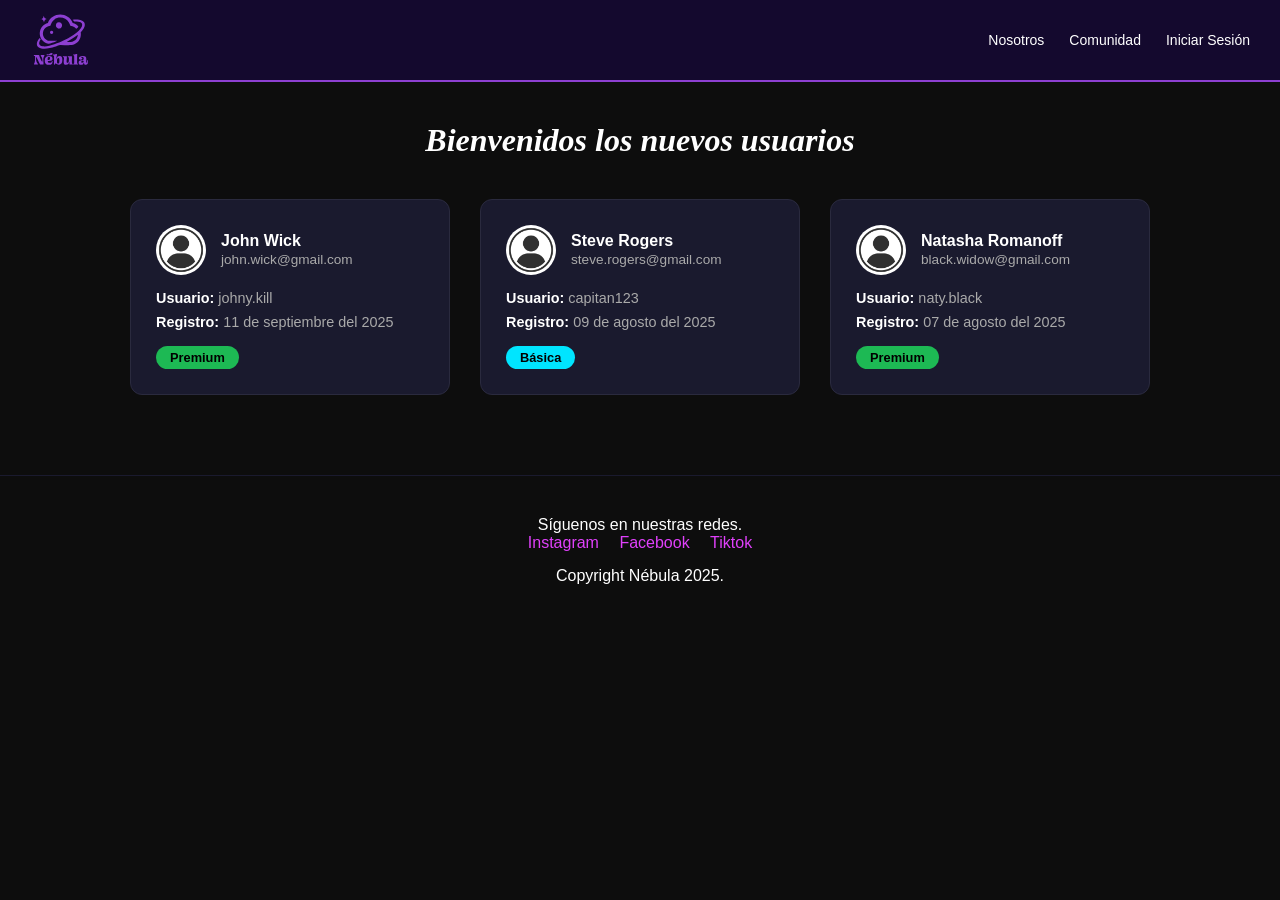
<file: src/main/webapp/comunidad.html>
<!DOCTYPE html>
<html>

<head>
    <title>Nébula music</title>
    <meta charset="UTF-8">
    <link rel="stylesheet" href="styles/styles.css">
</head>

<body>
    <nav>
        <a class="logo" href="./index.html">
            <img src="./imgs/nebula-03.svg">
        </a>
        <input type="checkbox" id="menu-toggle" class="menu-toggle">
        <label for="menu-toggle" class="hamburger">&#9776;</label>
        <ul>
            <li>
                <a href="./about.html">Nosotros</a>
            </li>
            <li>
                <a href="./comunidad.html">Comunidad</a>
            </li>
            <li>
                <a href="./iniciar-sesion.html">Iniciar Sesión</a>
            </li>
        </ul>
    </nav>
    <main>
        <section class="community-section">
            <h2>Bienvenidos los nuevos usuarios</h2>
            <div class="user-cards">
                <div class="user-card">
                    <div class="user-info">
                        <img src="./imgs/user.jpg" class="user-avatar" />
                        <div>
                            <span class="user-name">John Wick</span><br>
                            <span class="user-email">john.wick@gmail.com</span>
                        </div>
                    </div>
                    <p class="user-detail"><strong>Usuario:</strong> johny.kill</p>
                    <p class="user-detail"><strong>Registro:</strong> 11 de septiembre del 2025</p>
                    <span class="badge premium">Premium</span>
                </div>
                <div class="user-card">
                    <div class="user-info">
                        <img src="./imgs/user.jpg" class="user-avatar" />
                        <div>
                            <span class="user-name">Steve Rogers</span><br>
                            <span class="user-email">steve.rogers@gmail.com</span>
                        </div>
                    </div>
                    <p class="user-detail"><strong>Usuario:</strong> capitan123</p>
                    <p class="user-detail"><strong>Registro:</strong> 09 de agosto del 2025</p>
                    <span class="badge basica">Básica</span>
                </div>
                <div class="user-card">
                    <div class="user-info">
                        <img src="./imgs/user.jpg" class="user-avatar" />
                        <div>
                            <span class="user-name">Natasha Romanoff</span><br>
                            <span class="user-email">black.widow@gmail.com</span>
                        </div>
                    </div>
                    <p class="user-detail"><strong>Usuario:</strong> naty.black</p>
                    <p class="user-detail"><strong>Registro:</strong> 07 de agosto del 2025</p>
                    <span class="badge premium">Premium</span>
                </div>
            </div>
        </section>
    </main>

    <footer>
        <div>
            Síguenos en nuestras redes.
            <div>
                <a href="www.instagram.com" target="_blank">Instagram</a>
                <a href="www.facebook.com" target="_blank">Facebook</a>
                <a href="www.tiktok.com" target="_blank">Tiktok</a>
            </div>
        </div>

        Copyright Nébula 2025.
    </footer>

</body>

</html>
</file>
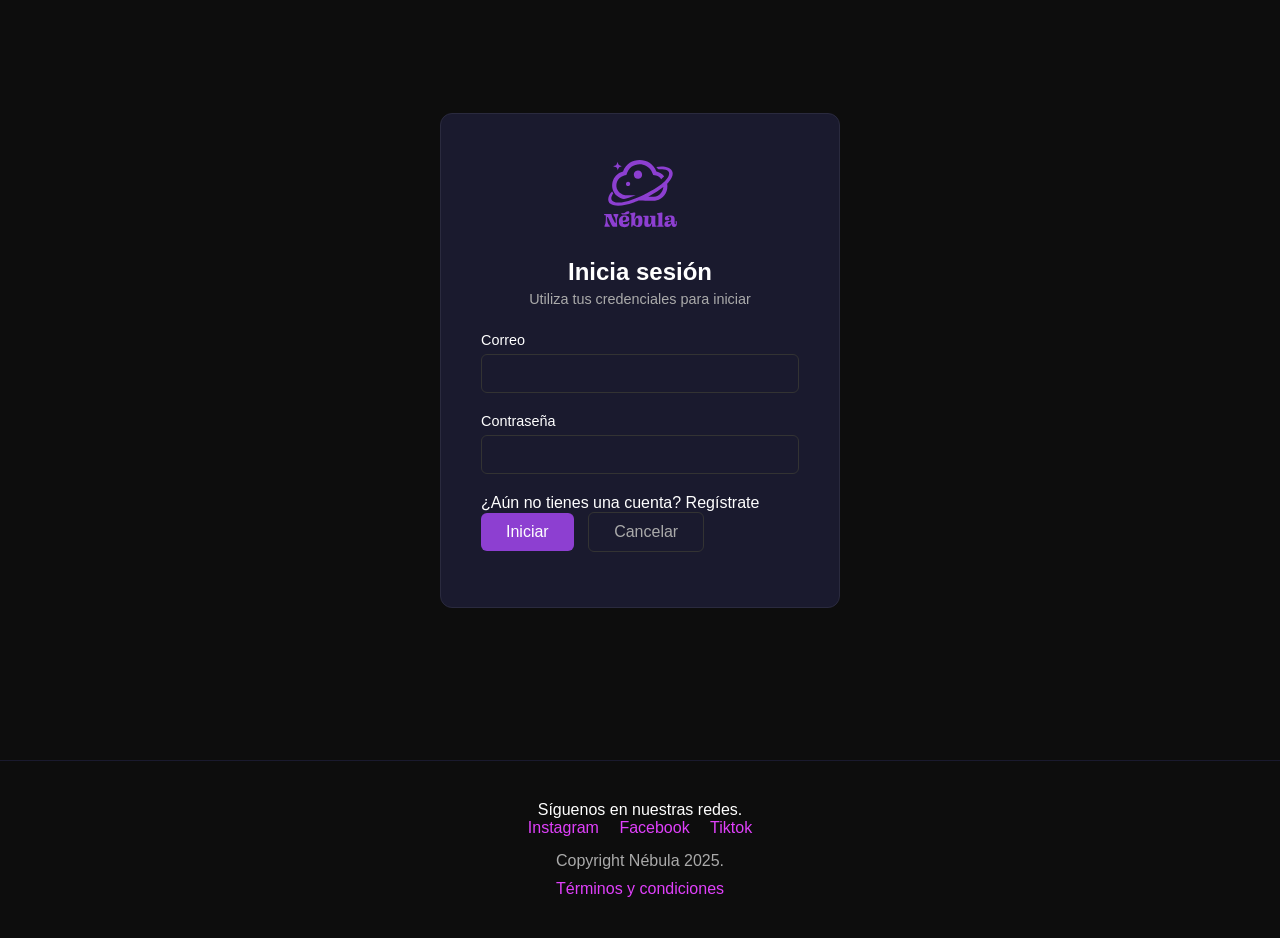
<file: src/main/webapp/iniciar-sesion.html>
<!DOCTYPE html>
<html>

<head>
    <title>Nébula music</title>
    <meta charset="UTF-8">
    <link rel="stylesheet" type="text/css" href="./styles/styles.css" />
</head>

<body>
    <main class="auth-container">
        <section class="auth-card">
            <form class="form_iniciar_sesion" name="form_iniciar_sesion" method="post" action="/autenticacion"
                enctype="application/x-www-form-urlencoded">
                <div name="logo_usuario" class="form-logo">
                    <img src="./imgs/nebula-03.svg" alt="logo de nebula music">
                </div>
                <div name="titulo" class="form-header">
                    <h3>Inicia sesión</h3>
                    <span class="form-subtitle">Utiliza tus credenciales para iniciar</span>
                </div>
                <div name="correo" class="form-group">
                    <label for="correo">Correo</label>
                    <input id="correo" name="correo" type="email" required minlength="5" maxlength="100">
                </div>
                <div name="contrasenia" class="form-group">
                    <label for="contrasenia">Contraseña</label>
                    <input id="contrasenia" name="contrasenia" type="password" required>
                </div>
                <div name="options">
                    <p>¿Aún no tienes una cuenta? <a href="./registro.html">Regístrate</a></p>
                    <button type="submit" class="btn-primary">Iniciar</button>
                    <button type="reset" class="btn-secundary">Cancelar</button>
                </div>
            </form>
        </section>
    </main>
    <footer>
        <div>
            Síguenos en nuestras redes.
            <div>
                <a href="www.instagram.com" target="_blank">Instagram</a>
                <a href="www.facebook.com" target="_blank">Facebook</a>
                <a href="wwwtiktok.com" target="_blank">Tiktok</a>
            </div>
        </div>

        <p>Copyright Nébula 2025.</p>
        <a href="./tyc.html" target="_blank">Términos y condiciones</a>
    </footer>

</body>

</html>
</file>
<file: src/main/webapp/styles/styles.css>
/* ==============================================
   NÉBULA MUSIC — ESTILOS PRINCIPALES
   ============================================== */

/* --- Reset & Variables --- */
:root {
    --bg-body: #0d0d0d;
    --bg-nav: #14092e;
    --bg-card: #1a1a2e;
    --border-purple: #8d3fd1;
    --border-cyan: #00e5ff;
    --text-primary: #ffffff;
    --text-secondary: #aaaaaa;
    --accent-cyan: #00e5ff;
    --accent-purple: #8d3fd1;
    --accent-gold: #f5c518;
    --accent-green: #1db954;
    --accent-pink: #e040fb;
}

* {
    margin: 0;
    padding: 0;
    box-sizing: border-box;
}

body {
    font-family: 'Segoe UI', Tahoma, Geneva, Verdana, sans-serif;
    background-color: var(--bg-body);
    color: var(--text-primary);
    min-height: 100vh;
}

a {
    text-decoration: none;
    color: inherit;
}

ul {
    list-style: none;
}

img {
    max-width: 100%;
}

/* ==============================================
   NAVEGACIÓN
   ============================================== */
nav {
    display: flex;
    justify-content: space-between;
    align-items: center;
    background-color: var(--bg-nav);
    padding: 10px 30px;
    border-bottom: 2px solid var(--border-purple);
    position: sticky;
    top: 0;
    z-index: 1000;
    flex-wrap: wrap;
}

nav .logo {
    display: flex;
    align-items: center;
}

nav .logo img {
    height: 60px;
}

nav ul {
    display: flex;
    gap: 25px;
    align-items: center;
}

nav ul li a {
    color: var(--text-primary);
    font-size: 14px;
    transition: color 0.3s;
}

nav ul li a:hover {
    color: var(--accent-purple);
}

/* --- Hamburger (CSS-only) --- */
.menu-toggle {
    display: none;
}

.hamburger {
    display: none;
    color: var(--text-primary);
    font-size: 30px;
    cursor: pointer;
    background: none;
    border: none;
    line-height: 1;
}

/* ==============================================
   HEADER PRINCIPAL (Index — hero)
   ============================================== */
header.principal {
    position: relative;
    width: 100%;
    height: 500px;
    overflow: hidden;
}

header.principal img {
    width: 100%;
    height: 100%;
    object-fit: cover;
}

header.principal h1 {
    position: absolute;
    top: 50%;
    left: 50%;
    transform: translate(-50%, -50%);
    color: var(--text-primary);
    font-size: 2.8rem;
    font-style: italic;
    font-family: Georgia, 'Times New Roman', serif;
    text-align: center;
    text-shadow: 2px 2px 10px rgba(0, 0, 0, 0.85);
    width: 80%;
}

header.principal h1 span {
    color: var(--accent-gold);
    font-style: italic;
}

/* ==============================================
   HEADER GENÉRICO (About, Registro, TyC)
   ============================================== */
header {
    position: relative;
    width: 100%;
    height: 300px;
    overflow: hidden;
    display: flex;
    align-items: center;
    justify-content: center;
}

header img {
    position: absolute;
    width: 100%;
    height: 100%;
    object-fit: cover;
    z-index: 0;
}

header h1 {
    position: relative;
    z-index: 1;
    color: var(--text-primary);
    font-size: 2.5rem;
    text-shadow: 2px 2px 10px rgba(0, 0, 0, 0.85);
    font-style: italic;
    font-family: Georgia, 'Times New Roman', serif;
}

/* ==============================================
   MAIN
   ============================================== */
main {
    padding: 0;
}

main section {
    padding: 40px 20px;
}

main section h2 {
    text-align: center;
    margin-bottom: 25px;
    color: var(--text-primary);
}

/* ==============================================
   SECCIÓN NEWS (Index — Flexbox)
   ============================================== */
#news {
    display: flex;
    justify-content: center;
    gap: 30px;
    padding: 60px 40px;
    background-color: var(--bg-body);
    flex-wrap: wrap;
}

#news article {
    background-color: var(--bg-card);
    border: 1px solid var(--border-cyan);
    border-radius: 12px;
    max-width: 320px;
    flex: 1;
    min-width: 260px;
    overflow: hidden;
    text-align: center;
    padding: 20px;
    transition: transform 0.3s, box-shadow 0.3s;
}

#news article:hover {
    transform: translateY(-5px);
    box-shadow: 0 8px 25px rgba(0, 229, 255, 0.15);
}

#news article img {
    width: 85%;
    border-radius: 8px;
    margin-bottom: 15px;
    aspect-ratio: 1;
    object-fit: cover;
}

#news article h3 {
    color: var(--accent-cyan);
    margin-bottom: 10px;
    font-size: 1.1rem;
}

#news article p {
    color: var(--text-secondary);
    font-size: 0.9rem;
    line-height: 1.5;
}

#news article div {
    margin-bottom: 5px;
}

/* ==============================================
   SECCIÓN COMUNIDAD (Cards — Flexbox)
   ============================================== */
.community-section {
    text-align: center;
    padding: 40px 20px;
}

.community-section h2 {
    font-family: Georgia, 'Times New Roman', serif;
    font-style: italic;
    font-size: 2rem;
    margin-bottom: 40px;
}

.user-cards {
    display: flex;
    justify-content: center;
    gap: 30px;
    flex-wrap: wrap;
    padding: 0 20px;
}

.user-card {
    background-color: var(--bg-card);
    border: 1px solid #2a2a3e;
    border-radius: 12px;
    padding: 25px;
    min-width: 280px;
    max-width: 320px;
    flex: 1;
    text-align: left;
}

.user-card .user-info {
    display: flex;
    align-items: center;
    gap: 15px;
    margin-bottom: 15px;
}

.user-card .user-avatar {
    width: 50px;
    height: 50px;
    border-radius: 50%;
    object-fit: cover;
    background-color: #333;
}

.user-card .user-name {
    font-weight: bold;
    font-size: 1rem;
}

.user-card .user-email {
    color: var(--text-secondary);
    font-size: 0.85rem;
}

.user-card .user-detail {
    margin-bottom: 8px;
    font-size: 0.9rem;
    color: var(--text-secondary);
}

.user-card .user-detail strong {
    color: var(--text-primary);
}

.badge {
    display: inline-block;
    padding: 4px 14px;
    border-radius: 12px;
    font-size: 0.8rem;
    font-weight: bold;
    margin-top: 8px;
}

.badge.premium {
    background-color: var(--accent-green);
    color: #000;
}

.badge.basica {
    background-color: var(--accent-cyan);
    color: #000;
}

/* ==============================================
   PLAYER PAGE (Spotify-style)
   ============================================== */
.player-header {
    background: linear-gradient(135deg, var(--bg-card) 0%, var(--accent-purple) 100%);
    padding: 40px;
    display: flex;
    flex-direction: column;
    gap: 12px;
}

.playlist-cover {
    width: 110px;
    height: 110px;
    background: linear-gradient(135deg, #4a90d9, #8d3fd1);
    border-radius: 8px;
    display: flex;
    flex-direction: column;
    align-items: center;
    justify-content: center;
    color: white;
    box-shadow: 0 4px 20px rgba(0, 0, 0, 0.5);
}

.playlist-cover .cover-initials {
    font-size: 0.7rem;
    color: var(--accent-green);
}

.playlist-cover .cover-title {
    font-size: 1.4rem;
    font-weight: bold;
}

.playlist-cover .cover-subtitle {
    font-size: 0.55rem;
    letter-spacing: 4px;
    text-transform: uppercase;
}

.playlist-type {
    color: var(--accent-green);
    font-size: 0.8rem;
    text-transform: uppercase;
    letter-spacing: 1px;
    margin-top: 8px;
}

.playlist-title {
    font-size: 3rem;
    font-weight: bold;
    color: var(--text-primary);
}

.playlist-description {
    color: var(--text-secondary);
    font-size: 0.9rem;
}

.playlist-description strong {
    color: var(--text-primary);
}

.playlist-stats {
    color: var(--text-secondary);
    font-size: 0.85rem;
}

.playlist-stats .highlight {
    color: var(--text-primary);
    font-weight: bold;
}

/* Acciones del player */
.player-actions {
    display: flex;
    align-items: center;
    gap: 20px;
    padding: 20px 40px;
}

.play-btn {
    width: 50px;
    height: 50px;
    border-radius: 50%;
    background-color: var(--accent-green);
    border: none;
    cursor: pointer;
    display: flex;
    align-items: center;
    justify-content: center;
}

.play-btn::after {
    content: '';
    display: block;
    width: 0;
    height: 0;
    border-style: solid;
    border-width: 10px 0 10px 18px;
    border-color: transparent transparent transparent #000;
    margin-left: 3px;
}

.action-icon {
    color: var(--text-secondary);
    font-size: 1.5rem;
    cursor: pointer;
    transition: color 0.3s;
}

.action-icon:hover {
    color: var(--text-primary);
}

/* Tabla de canciones */
.song-table-wrapper {
    padding: 0 40px 40px;
}

.song-table {
    width: 100%;
    border-collapse: collapse;
}

.song-table thead {
    border-bottom: 1px solid #333;
}

.song-table th {
    text-align: left;
    padding: 10px 15px;
    color: var(--text-secondary);
    font-size: 0.75rem;
    text-transform: uppercase;
    letter-spacing: 1px;
    font-weight: normal;
}

.song-table th:last-child {
    text-align: right;
}

.song-table td {
    padding: 10px 15px;
    font-size: 0.9rem;
    border-bottom: 1px solid rgba(255, 255, 255, 0.05);
}

.song-table td:last-child {
    text-align: right;
    color: var(--text-secondary);
}

.song-table tbody tr:hover {
    background-color: rgba(255, 255, 255, 0.05);
}

.song-info {
    display: flex;
    align-items: center;
    gap: 12px;
}

.song-cover {
    width: 40px;
    height: 40px;
    border-radius: 4px;
    object-fit: cover;
    background-color: #333;
}

.song-title {
    font-weight: bold;
    display: block;
}

.song-artist {
    color: var(--text-secondary);
    font-size: 0.8rem;
}

.song-album,
.song-date {
    color: var(--text-secondary);
}

/* ==============================================
   AUTH PAGES (Login)
   ============================================== */
.auth-container {
    display: flex;
    justify-content: center;
    align-items: center;
    min-height: 80vh;
    padding: 40px 20px;
}

.auth-card {
    background-color: var(--bg-card);
    border-radius: 12px;
    padding: 40px;
    max-width: 400px;
    width: 100%;
    border: 1px solid #2a2a3e;
}

.form-logo {
    text-align: center;
    margin-bottom: 20px;
}

.form-logo img {
    height: 80px;
}

.form-header {
    text-align: center;
    margin-bottom: 25px;
}

.form-header h3 {
    color: var(--text-primary);
    font-size: 1.5rem;
    margin-bottom: 5px;
}

.form-subtitle {
    color: var(--text-secondary);
    font-size: 0.9rem;
}

.form-group {
    margin-bottom: 20px;
}

.form-group label {
    display: block;
    color: var(--text-primary);
    margin-bottom: 6px;
    font-size: 0.9rem;
}

.form-group input {
    width: 100%;
    padding: 10px 14px;
    border: 1px solid #333;
    border-radius: 6px;
    background-color: var(--bg-body);
    color: var(--text-primary);
    font-size: 0.95rem;
    outline: none;
    transition: border-color 0.3s;
}

.form-group input:focus {
    border-color: var(--accent-purple);
}

.btn-primary {
    background-color: var(--accent-purple);
    color: white;
    border: none;
    padding: 10px 25px;
    border-radius: 6px;
    cursor: pointer;
    font-size: 1rem;
    transition: background-color 0.3s;
}

.btn-primary:hover {
    background-color: #a855f7;
}

.btn-secundary {
    background-color: transparent;
    color: var(--text-secondary);
    border: 1px solid #333;
    padding: 10px 25px;
    border-radius: 6px;
    cursor: pointer;
    font-size: 1rem;
    transition: border-color 0.3s;
}

.btn-secundary:hover {
    border-color: var(--accent-purple);
}

/* ==============================================
   PLANES Y PRECIOS (About)
   ============================================== */
.plans {
    display: flex;
    gap: 30px;
    justify-content: center;
    flex-wrap: wrap;
    margin-top: 20px;
}

.plan {
    background-color: var(--bg-card);
    border: 1px solid #2a2a3e;
    border-radius: 12px;
    padding: 30px;
    max-width: 320px;
    flex: 1;
    min-width: 260px;
}

.plan h3 {
    color: var(--accent-purple);
    font-size: 1.4rem;
    margin-bottom: 10px;
}

.plan h4 {
    color: var(--accent-cyan);
    margin: 15px 0 10px;
}

.plan p {
    color: var(--text-secondary);
    font-size: 0.9rem;
    line-height: 1.5;
}

.plan ul {
    list-style: disc;
    padding-left: 20px;
    margin-bottom: 15px;
}

.plan ul li {
    color: var(--text-secondary);
    margin-bottom: 5px;
    font-size: 0.9rem;
}

.price {
    font-size: 2rem;
    font-weight: bold;
    color: var(--accent-green);
}

.frecuency {
    color: var(--text-secondary);
    font-size: 0.9rem;
    margin-left: 5px;
}

/* ==============================================
   FORMULARIOS GENERALES
   ============================================== */
form {
    max-width: 600px;
    margin: 0 auto;
}

form div {
    margin-bottom: 15px;
}

form label {
    display: block;
    color: var(--text-primary);
    margin-bottom: 5px;
}

form input[type="text"],
form input[type="email"],
form input[type="password"],
form input[type="date"],
form select {
    width: 100%;
    padding: 10px;
    border: 1px solid #333;
    border-radius: 6px;
    background-color: var(--bg-card);
    color: var(--text-primary);
    font-size: 0.95rem;
}

form input:focus,
form select:focus {
    outline: none;
    border-color: var(--accent-purple);
}

form span {
    display: block;
    color: var(--text-secondary);
    font-size: 0.8rem;
    margin-top: 3px;
}

form button[type="submit"] {
    background-color: var(--accent-purple);
    color: white;
    border: none;
    padding: 10px 25px;
    border-radius: 6px;
    cursor: pointer;
    font-size: 1rem;
    margin-right: 10px;
}

form button[type="reset"] {
    background-color: transparent;
    color: var(--text-secondary);
    border: 1px solid #333;
    padding: 10px 25px;
    border-radius: 6px;
    cursor: pointer;
    font-size: 1rem;
}

/* Newsletter */
form[name="newsletter"] {
    display: flex;
    flex-wrap: wrap;
    gap: 10px;
    align-items: flex-end;
    justify-content: center;
}

form[name="newsletter"] label {
    width: 100%;
    text-align: center;
    font-size: 1.2rem;
    margin-bottom: 10px;
}

/* ==============================================
   TÉRMINOS Y CONDICIONES
   ============================================== */
main ol {
    padding: 20px 40px;
}

main ol li {
    color: var(--text-secondary);
    margin-bottom: 15px;
    line-height: 1.6;
    font-size: 0.95rem;
}

/* ==============================================
   IFRAME / MAPS
   ============================================== */
iframe {
    border-radius: 12px;
    max-width: 100%;
}

/* ==============================================
   FOOTER
   ============================================== */
footer {
    background-color: var(--bg-body);
    text-align: center;
    padding: 40px 20px;
    border-top: 1px solid #1a1a2e;
    margin-top: 40px;
}

footer>div {
    margin-bottom: 15px;
}

footer a {
    color: var(--accent-pink);
    margin: 0 8px;
    transition: color 0.3s;
}

footer a:hover {
    color: var(--accent-purple);
}

footer p {
    color: var(--text-secondary);
    margin: 10px 0;
}

/* ==============================================
   RESPONSIVE — max-width: 768px
   ============================================== */
@media (max-width: 768px) {

    /* Hamburger visible */
    .hamburger {
        display: block;
    }

    nav {
        position: relative;
    }

    nav ul {
        display: none;
        flex-direction: column;
        width: 100%;
        text-align: center;
        padding: 20px 0;
        gap: 20px;
        order: 3;
    }

    nav ul li a {
        font-size: 1.1rem;
    }

    .menu-toggle:checked~ul {
        display: flex;
    }

    /* Hero */
    header.principal {
        height: 300px;
    }

    header.principal h1 {
        font-size: 1.5rem;
        width: 90%;
    }

    /* News */
    #news {
        flex-direction: column;
        align-items: center;
        padding: 30px 20px;
    }

    #news article {
        max-width: 100%;
    }

    /* Community */
    .user-cards {
        flex-direction: column;
        align-items: center;
    }

    .user-card {
        max-width: 100%;
        width: 100%;
    }

    /* Player */
    .playlist-title {
        font-size: 1.8rem;
    }

    .player-header {
        padding: 20px;
    }

    .player-actions {
        padding: 15px 20px;
    }

    .song-table-wrapper {
        padding: 0 15px 30px;
        overflow-x: auto;
    }

    .song-table th:nth-child(4),
    .song-table td:nth-child(4) {
        display: none;
    }

    /* Plans */
    .plans {
        flex-direction: column;
        align-items: center;
    }

    .plan {
        max-width: 100%;
    }
}
</file>
